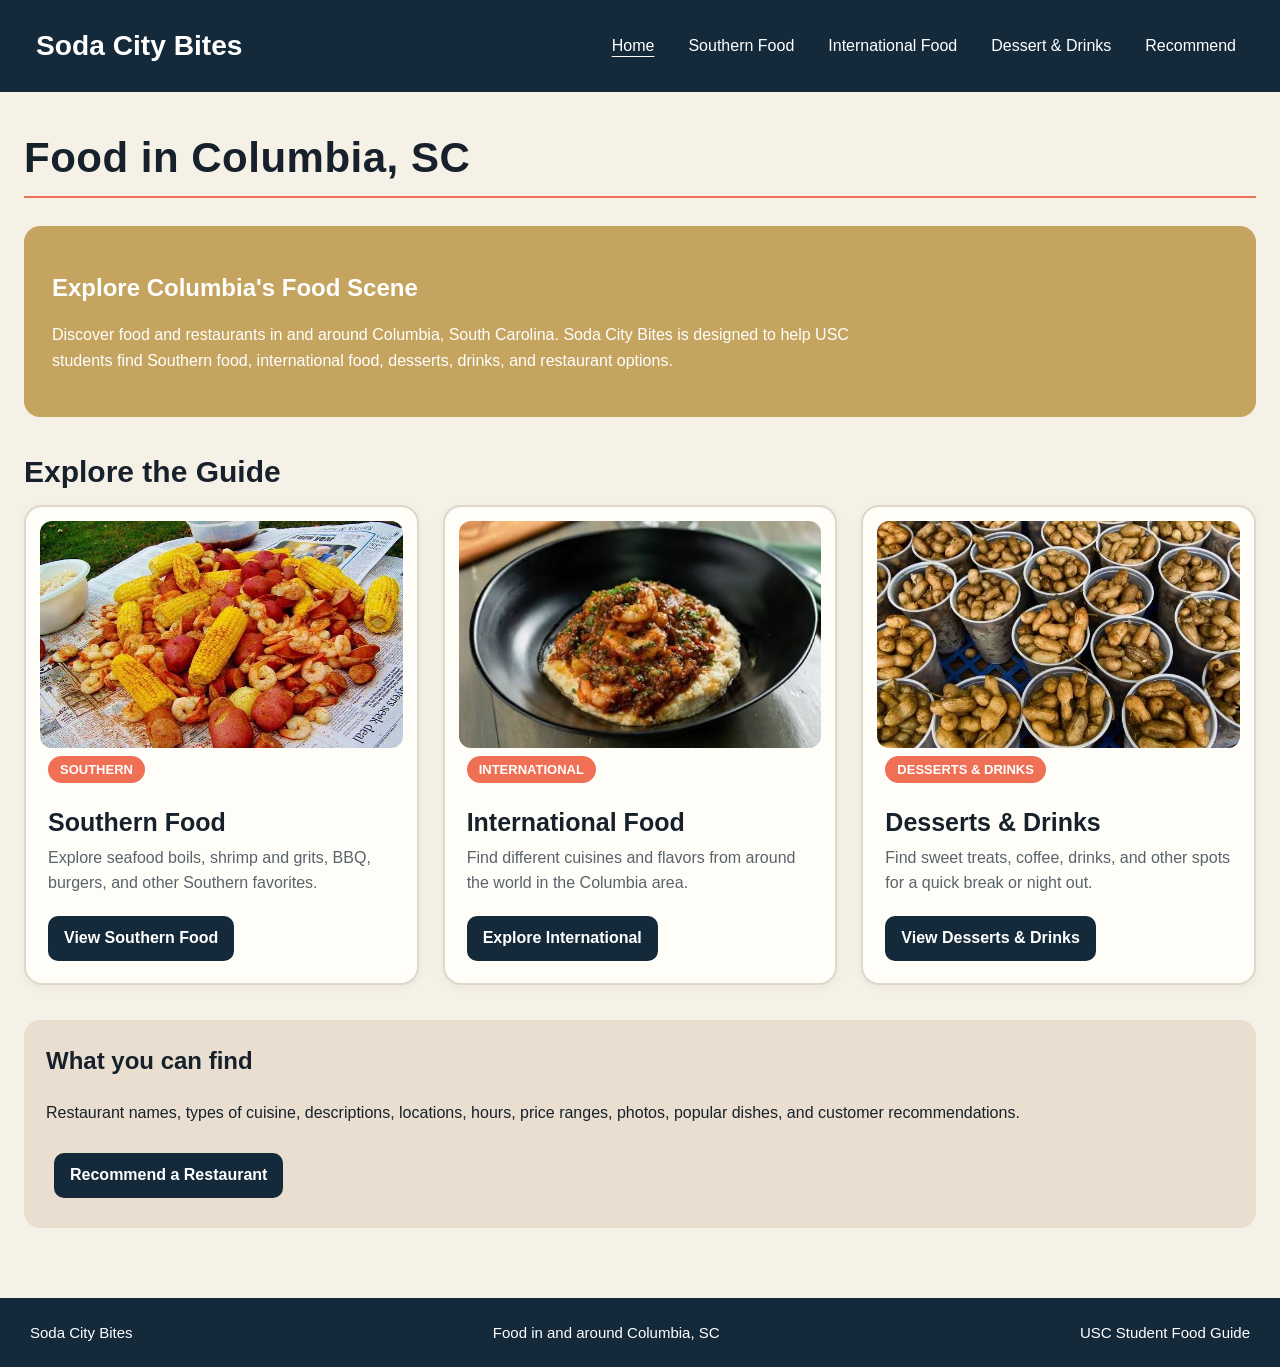
<file: index.html>
<!DOCTYPE html>
<html lang="en">
<head>
    <!--
    Author: Sean Wade
    Page: Home
    Website: Soda City Bites
    -->
    <meta charset="UTF-8">
    <meta name="viewport" content="width=device-width, initial-scale=1.0">
    <title>Soda City Bites | Home</title>
    <link rel="stylesheet" href="styles.css">
    <style>
        .hero-note {
            background: #C4A45F;
            color: white;
            padding: 28px;
            border-radius: 16px;
            margin-bottom: 38px;
        }
        .hero-note p {
            max-width: 850px;
            line-height: 1.6;
        }
    </style>
</head>
<body>
<header>
    <div class="logo">Soda City Bites</div>
    <nav>
        <a class="active" href="index.html">Home</a>
        <a href="southern-food.html">Southern Food</a>
        <a href="international-food.html">International Food</a>
        <a href="desserts-drinks.html">Dessert &amp; Drinks</a>
        <a href="recommend.html">Recommend</a>
    </nav>
</header>

<main>
    <h1 class="page-title" style="letter-spacing: .5px;">Food in Columbia, SC</h1>
    <div class="divider"></div>

    <section class="hero-note">
        <h2>Explore Columbia's Food Scene</h2>
        <p>Discover food and restaurants in and around Columbia, South Carolina. Soda City Bites is designed to help USC students find Southern food, international food, desserts, drinks, and restaurant options.</p>
    </section>

    <section class="cards">
        <h2 class="section-heading">Explore the Guide</h2>
        <article class="card">
            <img src="images/seafood-boil.jpg" alt="Seafood boil with shrimp, corn, potatoes, and sausage">
            <span class="tag">SOUTHERN</span>
            <h2>Southern Food</h2>
            <p>Explore seafood boils, shrimp and grits, BBQ, burgers, and other Southern favorites.</p>
            <a class="button" href="southern-food.html">View Southern Food</a>
        </article>
        <article class="card">
            <img src="images/shrimp-grits.jpg" alt="Shrimp and grits in a black bowl">
            <span class="tag">INTERNATIONAL</span>
            <h2>International Food</h2>
            <p>Find different cuisines and flavors from around the world in the Columbia area.</p>
            <a class="button" href="international-food.html">Explore International</a>
        </article>
        <article class="card">
            <img src="images/boiled-peanuts.jpg" alt="Cups of boiled peanuts">
            <span class="tag">DESSERTS &amp; DRINKS</span>
            <h2>Desserts &amp; Drinks</h2>
            <p>Find sweet treats, coffee, drinks, and other spots for a quick break or night out.</p>
            <a class="button" href="desserts-drinks.html">View Desserts &amp; Drinks</a>
        </article>
    </section>

    <section class="info-box">
        <h2>What you can find</h2>
        <p>Restaurant names, types of cuisine, descriptions, locations, hours, price ranges, photos, popular dishes, and customer recommendations.</p>
        <a class="button" href="recommend.html">Recommend a Restaurant</a>
    </section>
</main>

<footer>
    <span>Soda City Bites</span>
    <span>Food in and around Columbia, SC</span>
    <span>USC Student Food Guide</span>
</footer>
</body>
</html>
</file>
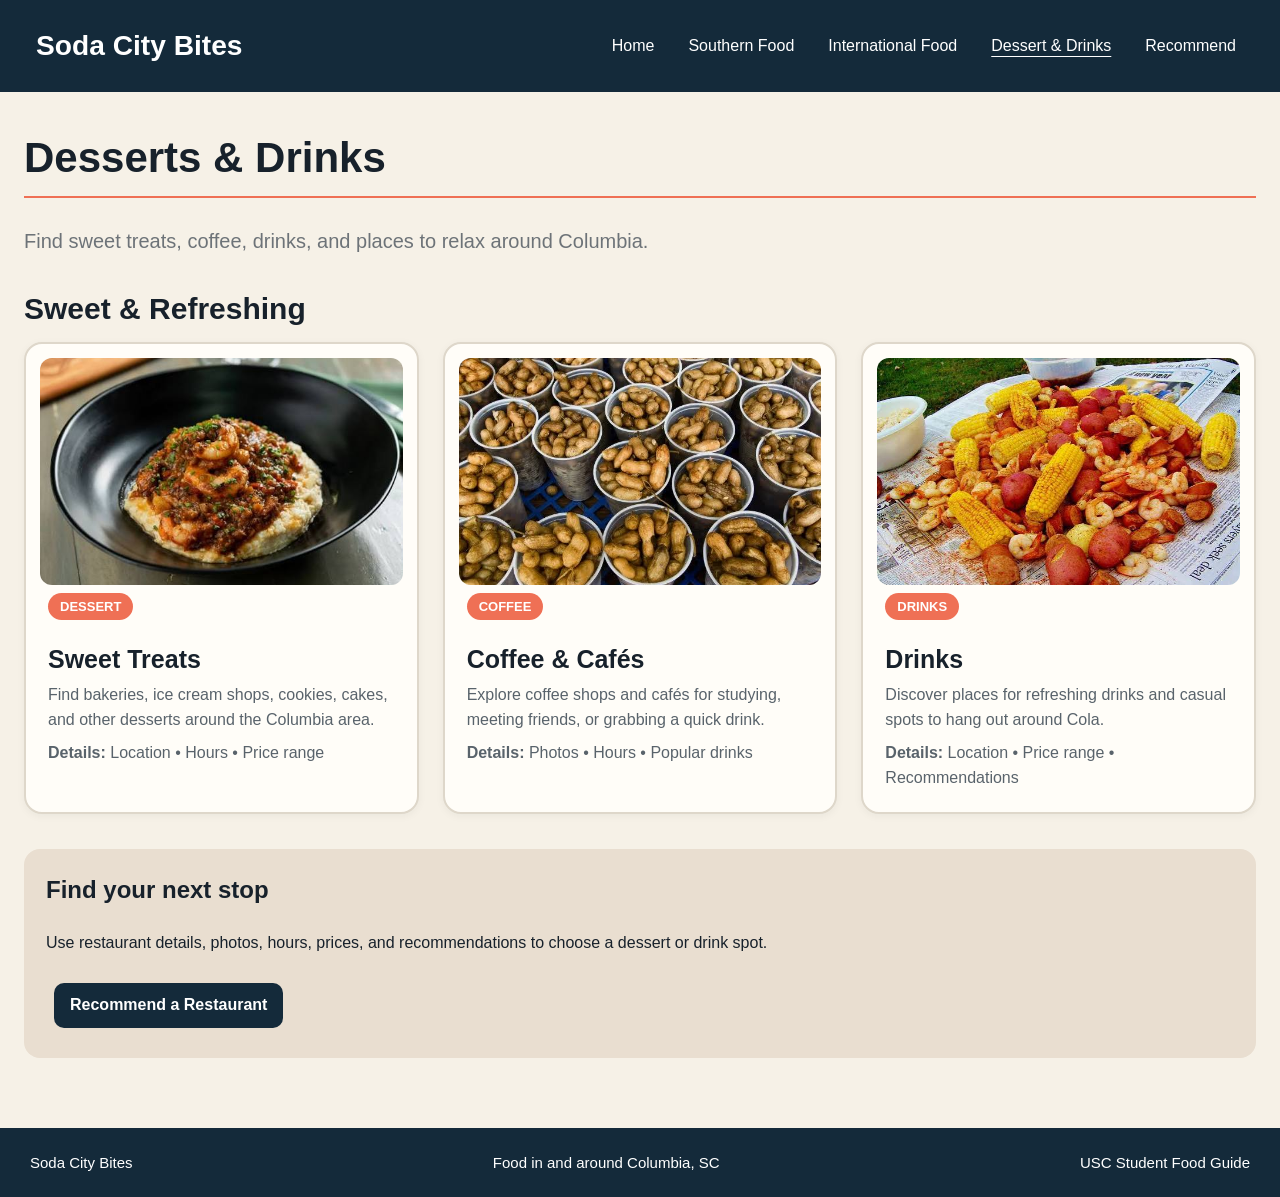
<file: desserts-drinks.html>
<!DOCTYPE html>
<html lang="en">
<head>
    <!--
    Author: Sean Wade
    Page: Desserts & Drinks
    Website: Soda City Bites
    -->
    <meta charset="UTF-8">
    <meta name="viewport" content="width=device-width, initial-scale=1.0">
    <title>Soda City Bites | Desserts &amp; Drinks</title>
    <link rel="stylesheet" href="styles.css">
</head>
<body>
<header>
    <div class="logo">Soda City Bites</div>
    <nav>
        <a href="index.html">Home</a>
        <a href="southern-food.html">Southern Food</a>
        <a href="international-food.html">International Food</a>
        <a class="active" href="desserts-drinks.html">Dessert &amp; Drinks</a>
        <a href="recommend.html">Recommend</a>
    </nav>
</header>

<main>
    <h1 class="page-title">Desserts &amp; Drinks</h1>
    <div class="divider"></div>
    <p class="intro">Find sweet treats, coffee, drinks, and places to relax around Columbia.</p>

    <section class="cards">
        <h2 class="section-heading">Sweet &amp; Refreshing</h2>
        <article class="card">
            <img src="images/shrimp-grits.jpg" alt="Food image for the Soda City Bites guide">
            <span class="tag">DESSERT</span>
            <h2>Sweet Treats</h2>
            <p>Find bakeries, ice cream shops, cookies, cakes, and other desserts around the Columbia area.</p>
            <p><strong>Details:</strong> Location • Hours • Price range</p>
        </article>
        <article class="card">
            <img src="images/boiled-peanuts.jpg" alt="Snack image for the Soda City Bites guide">
            <span class="tag">COFFEE</span>
            <h2>Coffee &amp; Cafés</h2>
            <p>Explore coffee shops and cafés for studying, meeting friends, or grabbing a quick drink.</p>
            <p><strong>Details:</strong> Photos • Hours • Popular drinks</p>
        </article>
        <article class="card">
            <img src="images/seafood-boil.jpg" alt="Food image for the Soda City Bites guide">
            <span class="tag">DRINKS</span>
            <h2>Drinks</h2>
            <p>Discover places for refreshing drinks and casual spots to hang out around Cola.</p>
            <p><strong>Details:</strong> Location • Price range • Recommendations</p>
        </article>
    </section>

    <section class="info-box">
        <h2>Find your next stop</h2>
        <p>Use restaurant details, photos, hours, prices, and recommendations to choose a dessert or drink spot.</p>
        <a class="button" href="recommend.html">Recommend a Restaurant</a>
    </section>
</main>

<footer>
    <span>Soda City Bites</span>
    <span>Food in and around Columbia, SC</span>
    <span>USC Student Food Guide</span>
</footer>
</body>
</html>
</file>
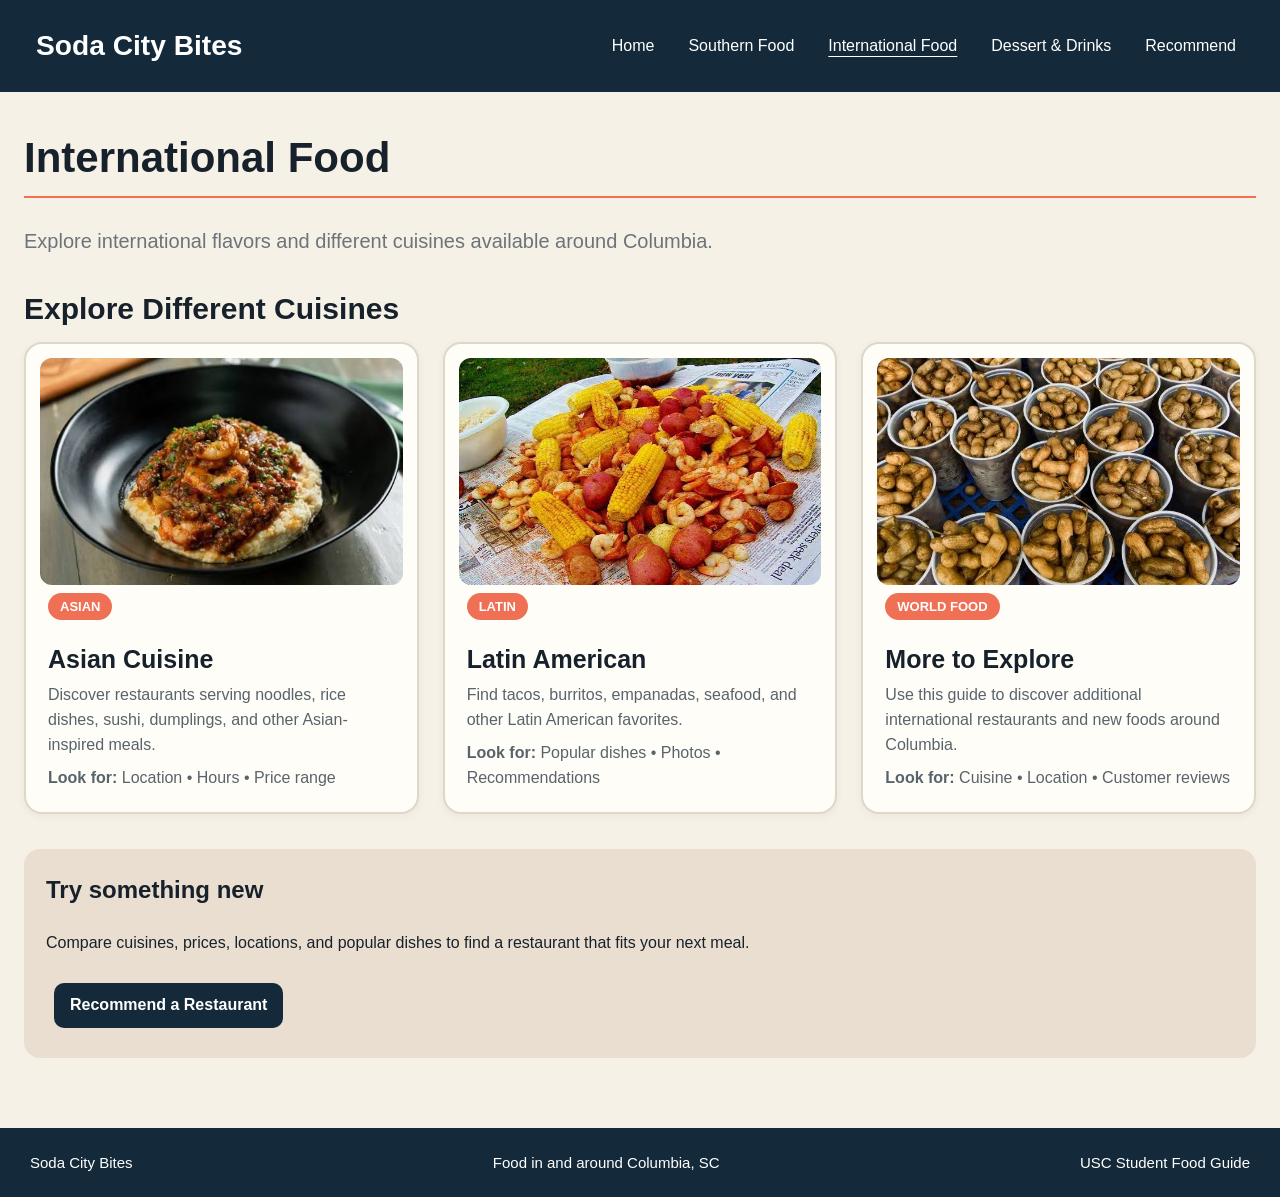
<file: international-food.html>
<!DOCTYPE html>
<html lang="en">
<head>
    <!--
    Author: Sean Wade
    Page: International Food
    Website: Soda City Bites
    -->
    <meta charset="UTF-8">
    <meta name="viewport" content="width=device-width, initial-scale=1.0">
    <title>Soda City Bites | International Food</title>
    <link rel="stylesheet" href="styles.css">
</head>
<body>
<header>
    <div class="logo">Soda City Bites</div>
    <nav>
        <a href="index.html">Home</a>
        <a href="southern-food.html">Southern Food</a>
        <a class="active" href="international-food.html">International Food</a>
        <a href="desserts-drinks.html">Dessert &amp; Drinks</a>
        <a href="recommend.html">Recommend</a>
    </nav>
</header>

<main>
    <h1 class="page-title">International Food</h1>
    <div class="divider"></div>
    <p class="intro">Explore international flavors and different cuisines available around Columbia.</p>

    <section class="cards">
        <h2 class="section-heading">Explore Different Cuisines</h2>
        <article class="card">
            <img src="images/shrimp-grits.jpg" alt="Shrimp and grits used as a food guide image">
            <span class="tag">ASIAN</span>
            <h2>Asian Cuisine</h2>
            <p>Discover restaurants serving noodles, rice dishes, sushi, dumplings, and other Asian-inspired meals.</p>
            <p><strong>Look for:</strong> Location • Hours • Price range</p>
        </article>
        <article class="card">
            <img src="images/seafood-boil.jpg" alt="Seafood dish used as a food guide image">
            <span class="tag">LATIN</span>
            <h2>Latin American</h2>
            <p>Find tacos, burritos, empanadas, seafood, and other Latin American favorites.</p>
            <p><strong>Look for:</strong> Popular dishes • Photos • Recommendations</p>
        </article>
        <article class="card">
            <img src="images/boiled-peanuts.jpg" alt="Local snack used as a food guide image">
            <span class="tag">WORLD FOOD</span>
            <h2>More to Explore</h2>
            <p>Use this guide to discover additional international restaurants and new foods around Columbia.</p>
            <p><strong>Look for:</strong> Cuisine • Location • Customer reviews</p>
        </article>
    </section>

    <section class="info-box">
        <h2>Try something new</h2>
        <p>Compare cuisines, prices, locations, and popular dishes to find a restaurant that fits your next meal.</p>
        <a class="button" href="recommend.html">Recommend a Restaurant</a>
    </section>
</main>

<footer>
    <span>Soda City Bites</span>
    <span>Food in and around Columbia, SC</span>
    <span>USC Student Food Guide</span>
</footer>
</body>
</html>
</file>
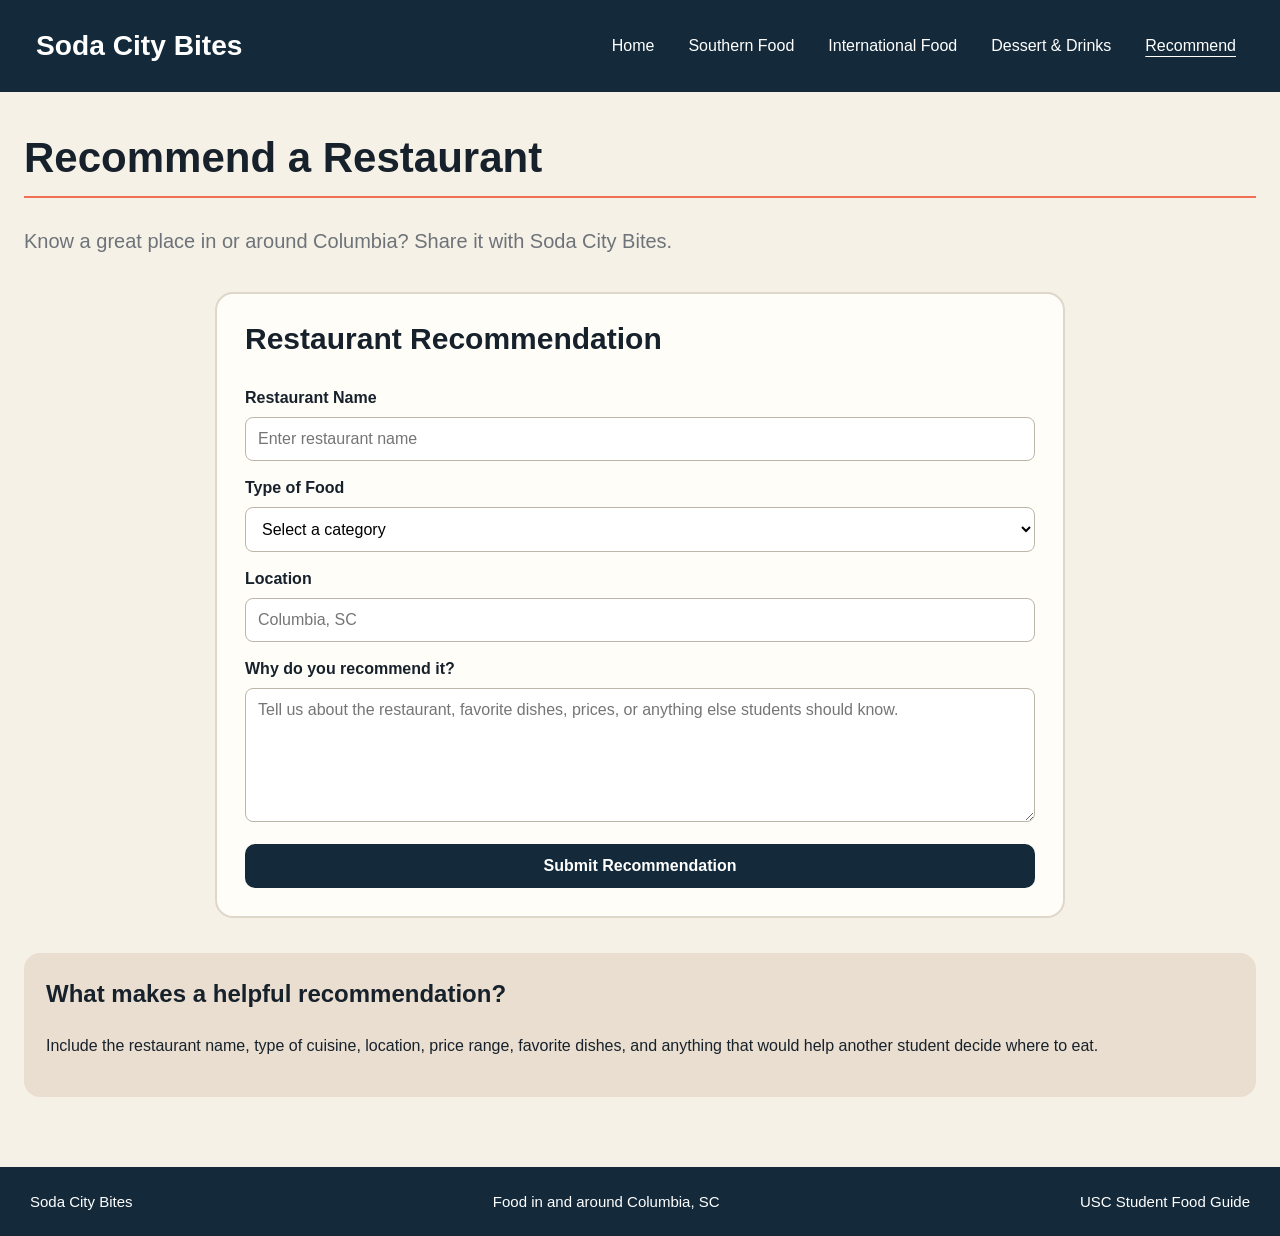
<file: recommend.html>
<!DOCTYPE html>
<html lang="en">
<head>
    <!--
    Author: Sean Wade
    Page: Recommend a Restaurant
    Website: Soda City Bites
    -->
    <meta charset="UTF-8">
    <meta name="viewport" content="width=device-width, initial-scale=1.0">
    <title>Soda City Bites | Recommend a Restaurant</title>
    <link rel="stylesheet" href="styles.css">
</head>
<body>
<header>
    <div class="logo">Soda City Bites</div>
    <nav>
        <a href="index.html">Home</a>
        <a href="southern-food.html">Southern Food</a>
        <a href="international-food.html">International Food</a>
        <a href="desserts-drinks.html">Dessert &amp; Drinks</a>
        <a class="active" href="recommend.html">Recommend</a>
    </nav>
</header>

<main>
    <h1 class="page-title">Recommend a Restaurant</h1>
    <div class="divider"></div>
    <p class="intro">Know a great place in or around Columbia? Share it with Soda City Bites.</p>

    <section class="recommend-box">
        <h2>Restaurant Recommendation</h2>
        <form action="#" method="post">
            <label for="restaurant">Restaurant Name</label>
            <input type="text" id="restaurant" name="restaurant" placeholder="Enter restaurant name">

            <label for="cuisine">Type of Food</label>
            <select id="cuisine" name="cuisine">
                <option value="">Select a category</option>
                <option value="southern">Southern Food</option>
                <option value="international">International Food</option>
                <option value="desserts">Desserts &amp; Drinks</option>
                <option value="other">Other</option>
            </select>

            <label for="location">Location</label>
            <input type="text" id="location" name="location" placeholder="Columbia, SC">

            <label for="recommendation">Why do you recommend it?</label>
            <textarea id="recommendation" name="recommendation" rows="6" placeholder="Tell us about the restaurant, favorite dishes, prices, or anything else students should know."></textarea>

            <button type="submit">Submit Recommendation</button>
        </form>
    </section>

    <section class="info-box">
        <h2>What makes a helpful recommendation?</h2>
        <p>Include the restaurant name, type of cuisine, location, price range, favorite dishes, and anything that would help another student decide where to eat.</p>
    </section>
</main>

<footer>
    <span>Soda City Bites</span>
    <span>Food in and around Columbia, SC</span>
    <span>USC Student Food Guide</span>
</footer>
</body>
</html>
</file>
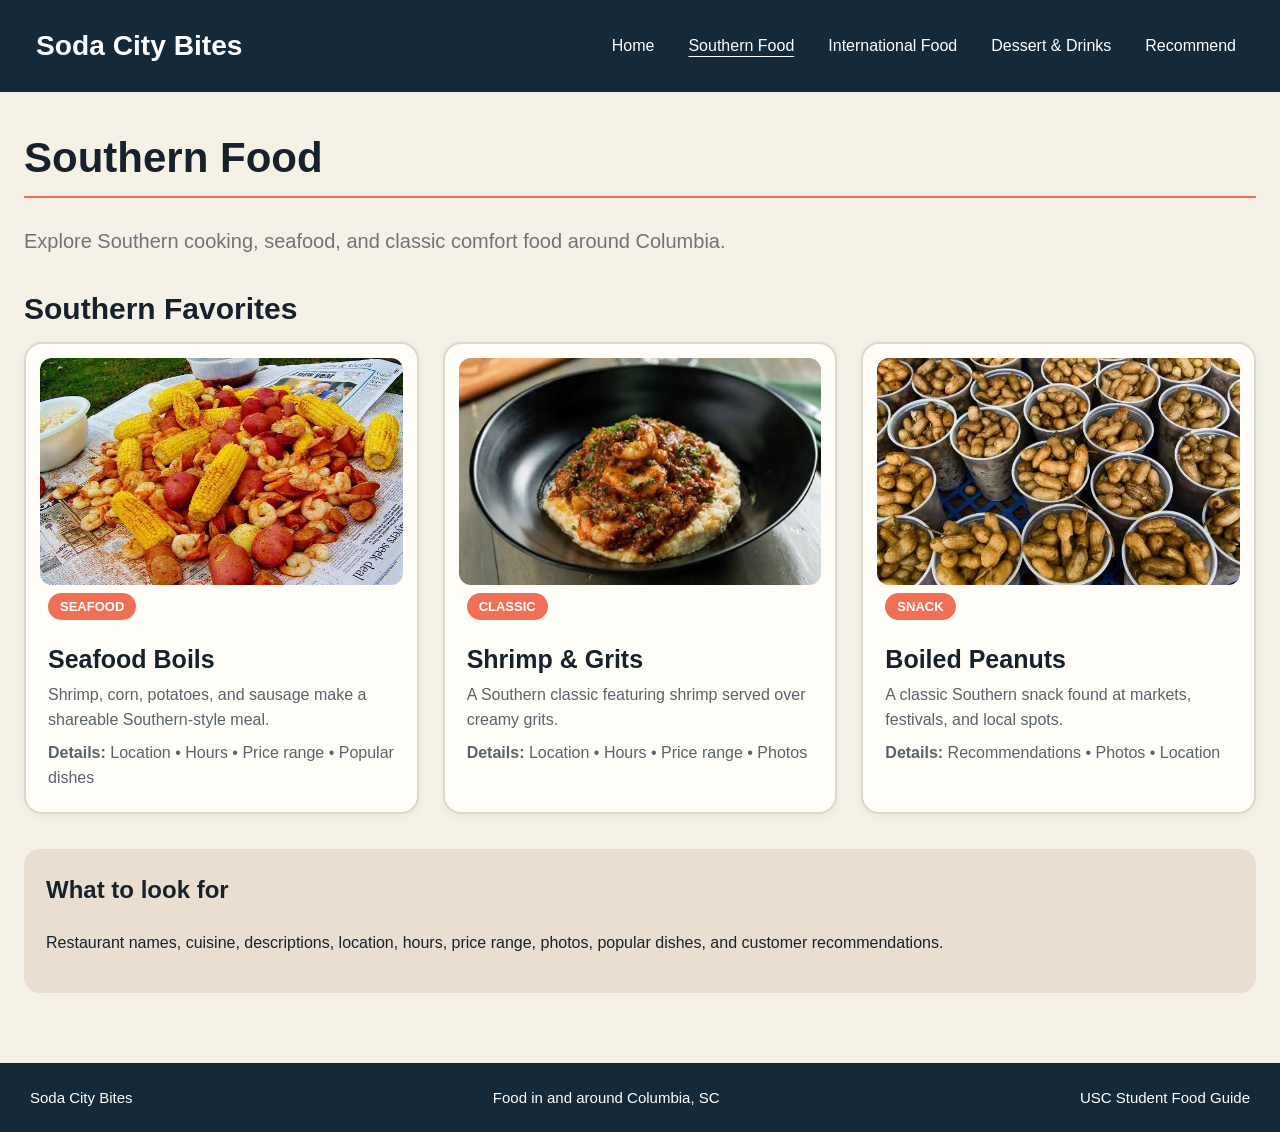
<file: southern-food.html>
<!DOCTYPE html>
<html lang="en">
<head>
    <!--
    Author: Sean Wade
    Page: Southern Food
    Website: Soda City Bites
    -->
    <meta charset="UTF-8">
    <meta name="viewport" content="width=device-width, initial-scale=1.0">
    <title>Soda City Bites | Southern Food</title>
    <link rel="stylesheet" href="styles.css">
</head>
<body>
<header>
    <div class="logo">Soda City Bites</div>
    <nav>
        <a href="index.html">Home</a>
        <a class="active" href="southern-food.html">Southern Food</a>
        <a href="international-food.html">International Food</a>
        <a href="desserts-drinks.html">Dessert &amp; Drinks</a>
        <a href="recommend.html">Recommend</a>
    </nav>
</header>

<main>
    <h1 class="page-title">Southern Food</h1>
    <div class="divider"></div>
    <p class="intro">Explore Southern cooking, seafood, and classic comfort food around Columbia.</p>

    <section class="cards">
        <h2 class="section-heading">Southern Favorites</h2>
        <article class="card">
            <img src="images/seafood-boil.jpg" alt="Seafood boil with shrimp, corn, potatoes, and sausage">
            <span class="tag">SEAFOOD</span>
            <h2>Seafood Boils</h2>
            <p>Shrimp, corn, potatoes, and sausage make a shareable Southern-style meal.</p>
            <p><strong>Details:</strong> Location • Hours • Price range • Popular dishes</p>
        </article>
        <article class="card">
            <img src="images/shrimp-grits.jpg" alt="Shrimp and grits">
            <span class="tag">CLASSIC</span>
            <h2>Shrimp &amp; Grits</h2>
            <p>A Southern classic featuring shrimp served over creamy grits.</p>
            <p><strong>Details:</strong> Location • Hours • Price range • Photos</p>
        </article>
        <article class="card">
            <img src="images/boiled-peanuts.jpg" alt="Boiled peanuts in cups">
            <span class="tag">SNACK</span>
            <h2>Boiled Peanuts</h2>
            <p>A classic Southern snack found at markets, festivals, and local spots.</p>
            <p><strong>Details:</strong> Recommendations • Photos • Location</p>
        </article>
    </section>

    <section class="info-box">
        <h2>What to look for</h2>
        <p>Restaurant names, cuisine, descriptions, location, hours, price range, photos, popular dishes, and customer recommendations.</p>
    </section>
</main>

<footer>
    <span>Soda City Bites</span>
    <span>Food in and around Columbia, SC</span>
    <span>USC Student Food Guide</span>
</footer>
</body>
</html>
</file>
<file: styles.css>
/* Soda City Bites — responsive stylesheet */
* {
    box-sizing: border-box;
}

html {
    width: 100%;
    scroll-behavior: smooth;
}

body {
    margin: 0;
    width: 100%;
    min-width: 0;
    font-family: Arial, Helvetica, sans-serif;
    background: #F6F1E7;
    color: #17212B;
    overflow-wrap: break-word;
}

img {
    display: block;
    max-width: 100%;
    height: auto;
}

header {
    background: #142A3A;
    color: white;
    min-height: 92px;
    display: flex;
    align-items: center;
    justify-content: space-between;
    padding: 16px clamp(16px, 3vw, 36px);
    gap: 24px;
}

.logo {
    font-size: clamp(22px, 2.2vw, 30px);
    font-weight: 600;
    flex: 0 0 auto;
}

nav {
    display: flex;
    align-items: center;
    justify-content: flex-end;
    flex-wrap: wrap;
    gap: 8px 18px;
    min-width: 0;
}

nav a {
    color: white;
    text-decoration: none;
    font-size: 16px;
    line-height: 1.3;
    padding: 10px 8px;
    border-radius: 6px;
}

nav a:hover,
nav a:focus-visible,
nav a.active {
    text-decoration: underline;
    text-underline-offset: 5px;
}

nav a:focus-visible,
.button:focus-visible,
button:focus-visible {
    outline: 3px solid #EF7055;
    outline-offset: 3px;
}

main {
    width: min(100% - 48px, 1320px);
    margin: 0 auto;
    padding: 42px 0 70px;
}

.page-title {
    font-size: clamp(30px, 4vw, 42px);
    line-height: 1.15;
    margin: 0 0 14px;
}

.divider {
    height: 2px;
    background: #EF7055;
    margin-bottom: 28px;
}

.intro {
    color: #6D7378;
    font-size: clamp(16px, 2vw, 20px);
    line-height: 1.55;
    margin: 0 0 35px;
}

.hero-note {
    background: #C4A45F;
    color: white;
    padding: clamp(20px, 3vw, 28px);
    border-radius: 16px;
    margin-bottom: 38px;
}

.hero-note p {
    max-width: 850px;
    line-height: 1.6;
}

.cards {
    display: grid;
    grid-template-columns: repeat(3, minmax(0, 1fr));
    gap: 24px;
}

.section-heading {
    grid-column: 1 / -1;
    font-size: clamp(23px, 2.6vw, 30px);
    margin: 0 0 -8px;
}

.card {
    min-width: 0;
    background: #FFFDF8;
    border: 2px solid #DED7CA;
    border-radius: 18px;
    padding: 14px;
    overflow: hidden;
    box-shadow: 0 2px 8px rgba(23, 33, 43, .05);
}

.card img {
    width: 100%;
    aspect-ratio: 16 / 10;
    object-fit: cover;
    border-radius: 12px;
}

.card h2 {
    font-size: clamp(20px, 2vw, 25px);
    line-height: 1.25;
    margin: 16px 8px 8px;
}

.card p {
    color: #59636B;
    line-height: 1.55;
    margin: 8px;
}

.tag {
    display: inline-block;
    background: #EF7055;
    color: white;
    padding: 6px 12px;
    border-radius: 20px;
    font-size: 13px;
    font-weight: bold;
    margin: 8px;
}

.button {
    display: inline-block;
    background: #142A3A;
    color: white;
    text-decoration: none;
    border-radius: 10px;
    padding: 12px 16px;
    margin: 12px 8px 8px;
    font-weight: bold;
    line-height: 1.3;
    text-align: center;
}

.button:hover {
    background: #EF7055;
}

.info-box {
    background: #E9DED0;
    border-radius: 16px;
    padding: clamp(18px, 3vw, 22px);
    margin-top: 35px;
    line-height: 1.6;
}

.info-box h2 {
    margin-top: 0;
}

.recommend-box {
    background: #FFFDF8;
    border: 2px solid #DED7CA;
    border-radius: 18px;
    padding: 28px;
    width: 100%;
    max-width: 850px;
    margin: 0 auto;
}

.recommend-box h2 {
    margin-top: 0;
    font-size: 30px;
}

form {
    display: flex;
    flex-direction: column;
    gap: 10px;
}

label {
    font-weight: bold;
    margin-top: 8px;
}

input,
select,
textarea {
    width: 100%;
    max-width: 100%;
    min-width: 0;
    font: inherit;
    padding: 12px;
    border: 1px solid #BDB5A8;
    border-radius: 8px;
    background: white;
}

input:focus,
select:focus,
textarea:focus {
    outline: 2px solid #EF7055;
    border-color: #EF7055;
}

button {
    font: inherit;
    background: #142A3A;
    color: white;
    border: 0;
    border-radius: 10px;
    padding: 13px 18px;
    margin-top: 12px;
    font-weight: bold;
    cursor: pointer;
}

button:hover {
    background: #EF7055;
}

footer {
    background: #142A3A;
    color: white;
    padding: 26px clamp(16px, 3vw, 30px);
    display: flex;
    justify-content: space-between;
    flex-wrap: wrap;
    gap: 14px 20px;
    font-size: 15px;
}

/* Tablet layout */
@media (max-width: 900px) {
    header {
        align-items: flex-start;
        flex-direction: column;
        gap: 10px;
        padding: 18px 22px;
    }

    nav {
        width: 100%;
        justify-content: flex-start;
        gap: 6px 10px;
    }

    .cards {
        grid-template-columns: repeat(2, minmax(0, 1fr));
    }
}

/* Phone layout */
@media (max-width: 600px) {
    header {
        padding: 16px;
    }

    .logo {
        font-size: 24px;
    }

    nav {
        display: grid;
        grid-template-columns: repeat(2, minmax(0, 1fr));
        gap: 6px;
    }

    nav a {
        display: block;
        min-height: 44px;
        padding: 12px 10px;
        background: rgba(255, 255, 255, .08);
        font-size: 15px;
    }

    main {
        width: calc(100% - 32px);
        padding: 28px 0 44px;
    }

    .page-title {
        font-size: 32px;
    }

    .divider {
        margin-bottom: 22px;
    }

    .hero-note {
        margin-bottom: 28px;
        padding: 20px;
    }

    .hero-note h2 {
        font-size: 21px;
    }

    .cards {
        grid-template-columns: minmax(0, 1fr);
        gap: 18px;
    }

    .section-heading {
        margin-bottom: 0;
    }

    .card {
        padding: 12px;
    }

    .card img {
        aspect-ratio: 16 / 9;
    }

    .card h2 {
        font-size: 22px;
    }

    .button {
        min-height: 44px;
        padding: 12px 15px;
    }

    .info-box {
        margin-top: 26px;
    }

    .recommend-box {
        padding: 18px;
    }

    footer {
        flex-direction: column;
        padding: 22px 16px;
    }
}
</file>
